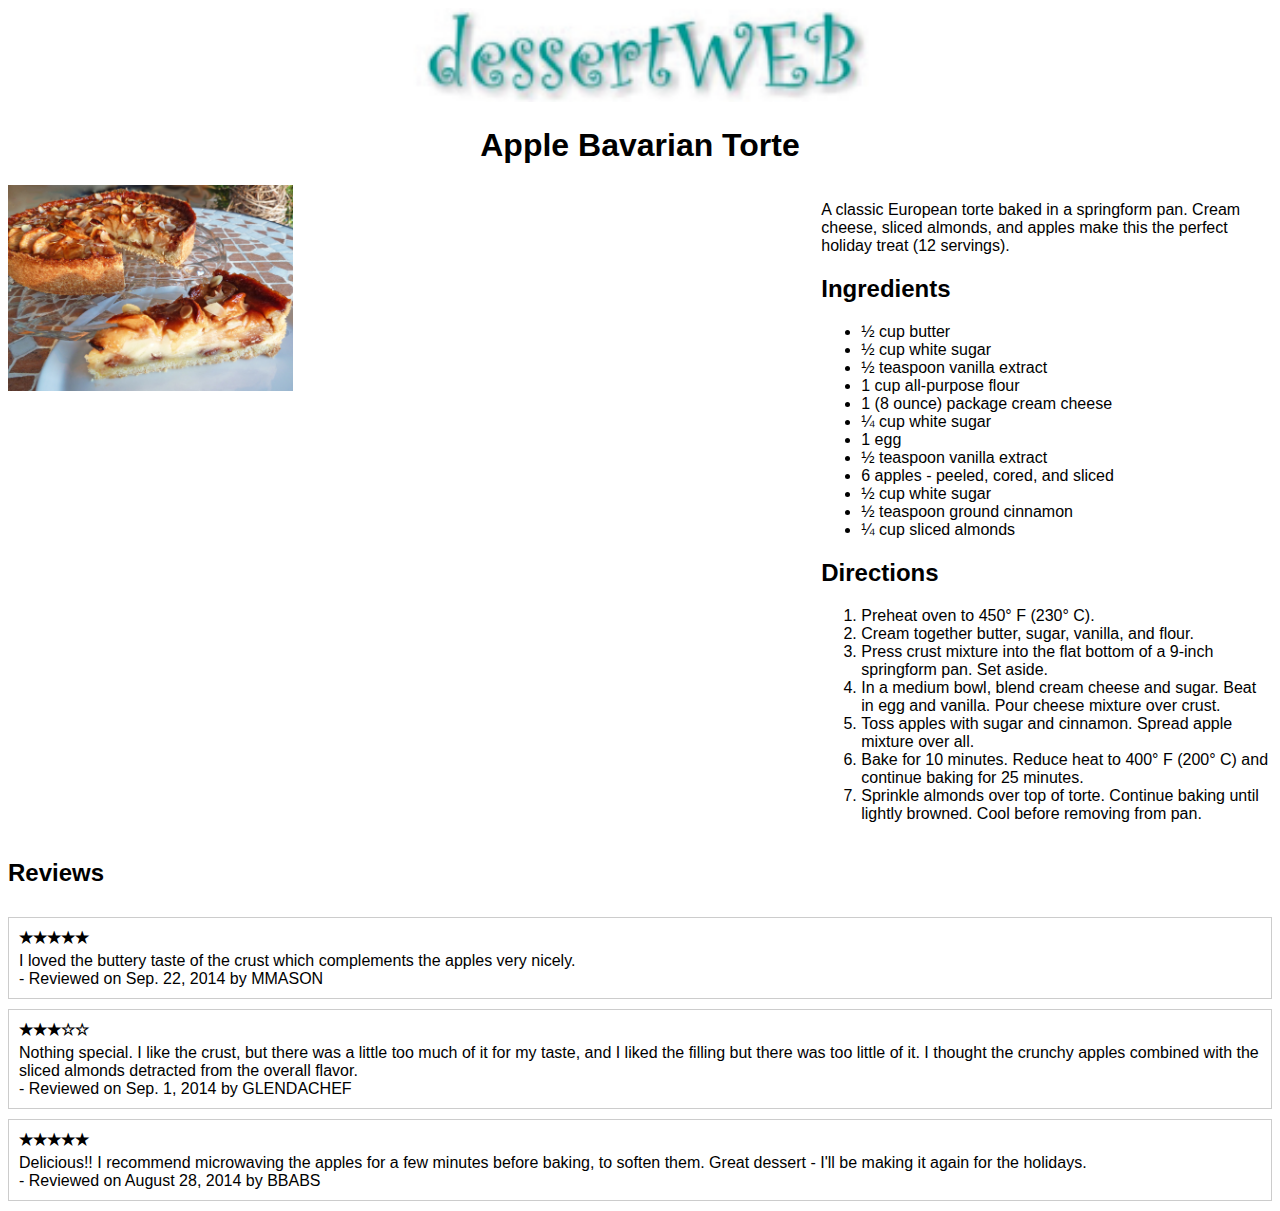
<file: index.html>
<!DOCTYPE html>
<html>
<head>
<style>
body {
  font-family: sans-serif;
}

h1 {
  text-align: center;
}

.container {
  display: flex;
  justify-content: space-between;
}

.image-container {
  margin-right: 100px;
}

.recipe-details {
  width: 60%;
}

.ingredients, .directions {
  margin-top: 20px;
}

.ingredients ul, .directions ul {
  list-style-type: disc;
  padding-left: 20px;
}

.reviews {
  margin-top: 30px;
}

.review {
  border: 1px solid #ccc;
  padding: 10px;
  margin-bottom: 10px;
}

.review-header {
  font-weight: bold;
}

.review-body {
  margin-top: 5px;
}
</style>
</head>
<body>

    <img src="dessertweb crop.png" alt="" width="100%">
<h1>Apple Bavarian Torte</h1>

<div class="container">
  <div class="image-container">
    <img src="Apple.jpg" alt="Apple Bavarian Torte" width="40%"> 
  </div>

  <div class="recipe-details">
    <p>A classic European torte baked in a springform pan. Cream cheese, sliced almonds, and apples make this the perfect holiday treat (12 servings).</p>

    <h2>Ingredients</h2>
    <ul class="ingredients">
      <li>½ cup butter</li>
      <li>½ cup white sugar</li>
      <li>½ teaspoon vanilla extract</li>
      <li>1 cup all-purpose flour</li>
      <li>1 (8 ounce) package cream cheese</li>
      <li>¼ cup white sugar</li>
      <li>1 egg</li>
      <li>½ teaspoon vanilla extract</li>
      <li>6 apples - peeled, cored, and sliced</li>
      <li>½ cup white sugar</li>
      <li>½ teaspoon ground cinnamon</li>
      <li>¼ cup sliced almonds</li>
    </ul>

    <h2>Directions</h2>
    <ol class="directions">
      <li>Preheat oven to 450° F (230° C).</li>
      <li>Cream together butter, sugar, vanilla, and flour.</li>
      <li>Press crust mixture into the flat bottom of a 9-inch springform pan. Set aside.</li>
      <li>In a medium bowl, blend cream cheese and sugar. Beat in egg and vanilla. Pour cheese mixture over crust.</li>
      <li>Toss apples with sugar and cinnamon. Spread apple mixture over all.</li>
      <li>Bake for 10 minutes. Reduce heat to 400° F (200° C) and continue baking for 25 minutes.</li>
      <li>Sprinkle almonds over top of torte. Continue baking until lightly browned. Cool before removing from pan.</li>
    </ol>
  </div>
</div>

<h2>Reviews</h2>

<div class="reviews">
  <div class="review">
    <div class="review-header">★★★★★</div>
    <div class="review-body">I loved the buttery taste of the crust which complements the apples very nicely.</div>
    <div class="review-footer">- Reviewed on Sep. 22, 2014 by MMASON</div>
  </div>

  <div class="review">
    <div class="review-header">★★★☆☆</div>
    <div class="review-body">Nothing special. I like the crust, but there was a little too much of it for my taste, and I liked the filling but there was too little of it. I thought the crunchy apples combined with the sliced almonds detracted from the overall flavor.</div>
    <div class="review-footer">- Reviewed on Sep. 1, 2014 by GLENDACHEF</div>
  </div>

  <div class="review">
    <div class="review-header">★★★★★</div>
    <div class="review-body">Delicious!! I recommend microwaving the apples for a few minutes before baking, to soften them. Great dessert - I'll be making it again for the holidays.</div>
    <div class="review-footer">- Reviewed on August 28, 2014 by BBABS</div>
  </div>
</div>

</body>
</html>
</file>
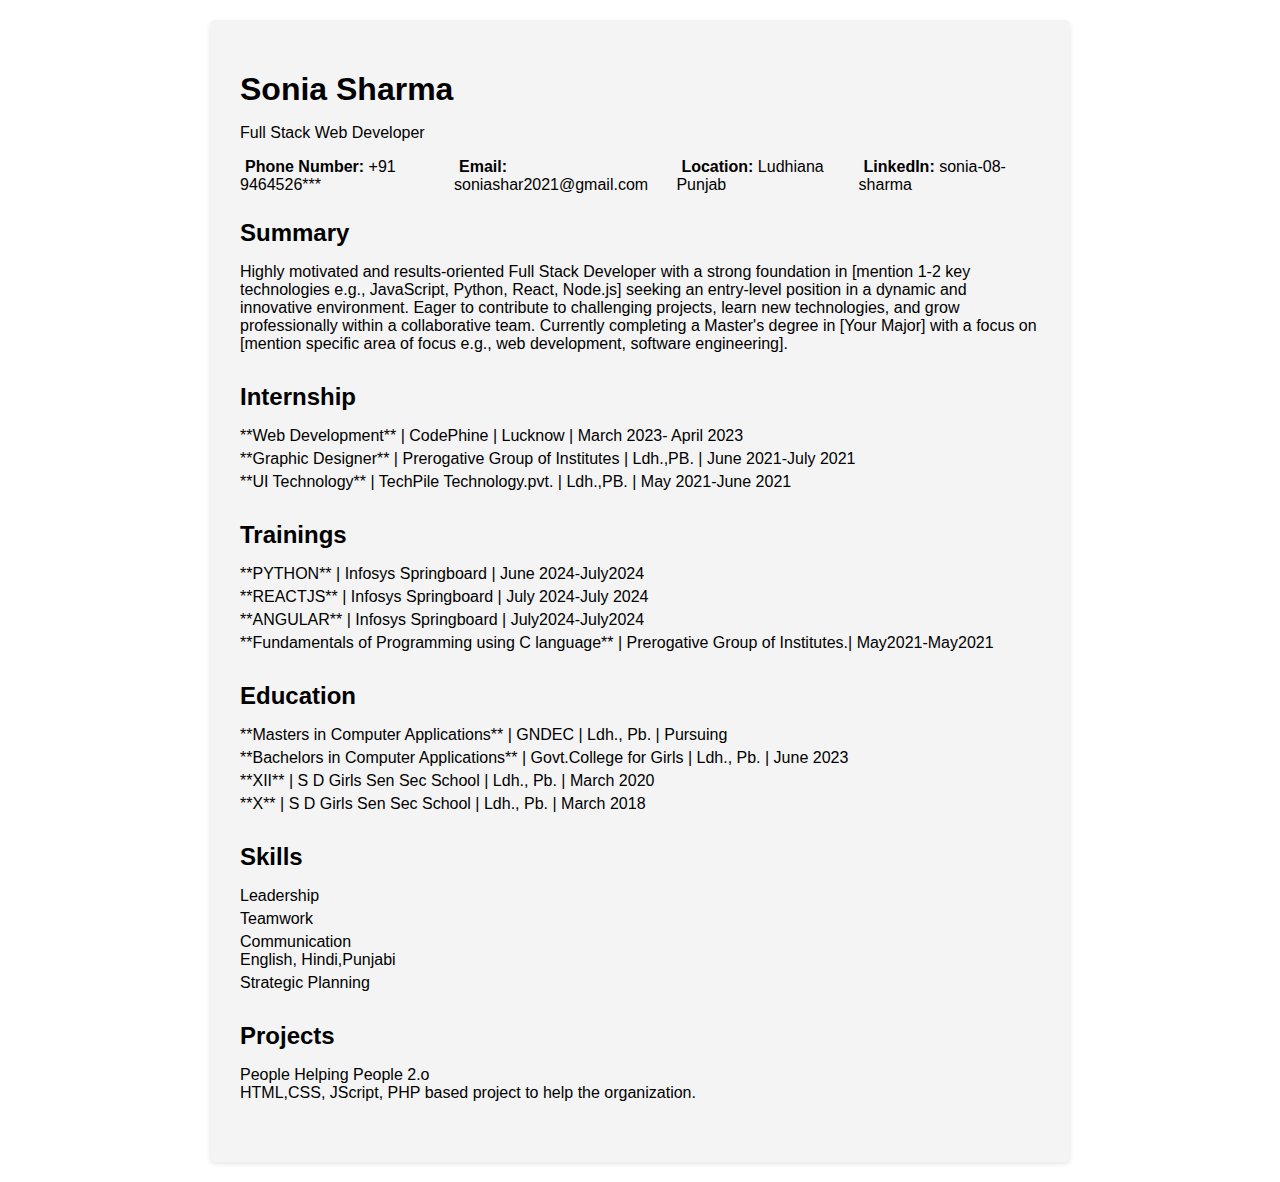
<file: Single-Page CV/index.html>
<!DOCTYPE html>
<html lang="en">
<head>
    <meta charset="UTF-8">
    <meta name="viewport" content="width=device-width, initial-scale=1.0">
    <title>Sonia Resume</title>
    <style>
        body {
            font-family: sans-serif;
            margin: 0;
            padding: 20px;
        }

        .container {
            max-width: 800px;
            margin: 0 auto;
            background-color: #f4f4f4;
            padding: 30px;
            border-radius: 5px;
            box-shadow: 0 2px 5px rgba(0, 0, 0, 0.1);
    
        }

        h1 {
            margin-bottom: 15px;
        }

        h2 {
            margin-top: 25px;
            margin-bottom: 10px;
        }

        .contact-info {
            display: flex;
            justify-content: space-between;
            margin-bottom: 20px;
        }

        .contact-item {
            margin-right: 20px;
        }

        .contact-item i {
            margin-right: 5px;
        }

        .section {
            margin-bottom: 30px;
        }

        ul {
            list-style: none;
            padding: 0;
        }

        li {
            margin-bottom: 5px;
        }
    </style>
</head>
<body>

    <div class="container">
        <h1>Sonia Sharma</h1>
        <p>Full Stack Web Developer</p>

        <div class="contact-info">
            <div class="contact-item">
                <i class="fas fa-phone"></i> 
                <span><b>Phone Number:</b> +91 9464526***</span>
            </div>
            <div class="contact-item">
                <i class="fas fa-envelope"></i> 
                <span><b>Email:</b> soniashar2021@gmail.com</span>
            </div>
            <div class="contact-item">
                <i class="fas fa-globe"></i> 
                <span><b>Location:</b></b> Ludhiana Punjab</span>
            </div>
            <div class="contact-item">
                <i class="fab fa-linkedin"></i> 
                <span><b>LinkedIn:</b> sonia-08-sharma</span>
            </div>
        </div>

        <div class="section">
            <h2>Summary</h2>
            <p>Highly motivated and results-oriented Full Stack Developer with a strong foundation in [mention 1-2 key technologies e.g., JavaScript, Python, React, Node.js] seeking an entry-level position in a dynamic and innovative environment. Eager to contribute to challenging projects, learn new technologies, and grow professionally within a collaborative team. Currently completing a Master's degree in [Your Major] with a focus on [mention specific area of focus e.g., web development, software engineering].</p>
        </div>

        <div class="section">
            <h2>Internship</h2>
            <ul>
                <li>
                    **Web Development** | CodePhine | Lucknow | March 2023- April 2023
                    
                </li>
                <li>
                    **Graphic Designer** | Prerogative Group of Institutes | Ldh.,PB. | June 2021-July 2021
                </li>
                <li>
                    **UI Technology** | TechPile Technology.pvt. | Ldh.,PB. | May 2021-June 2021
                </li>
            </ul>
        </div>
        <div class="section">
            <h2>Trainings</h2>
            <ul>
                <li>
                    **PYTHON** | Infosys Springboard | June 2024-July2024  
                </li>
                <li>
                    **REACTJS** | Infosys Springboard | July 2024-July 2024
                </li>
                <li>
                    **ANGULAR** | Infosys Springboard | July2024-July2024 
                </li>
                <li>
                    **Fundamentals of Programming
                    using C language** | Prerogative
                    Group of Institutes.| May2021-May2021 
                </li>
            </ul>
        </div>

        <div class="section">
            <h2>Education</h2>
            <ul>
                <li>**Masters in Computer Applications** | GNDEC | Ldh., Pb. | Pursuing</li>
                <li>**Bachelors in Computer Applications** | Govt.College for Girls | Ldh., Pb. | June 2023</li>
                <li>**XII** | S D Girls Sen Sec School | Ldh., Pb. | March 2020</li>
                <li>**X** | S D Girls Sen Sec School | Ldh., Pb. | March 2018</li>
            </ul>
        </div>

        <div class="section">
            <h2>Skills</h2>
            <ul>
                <li>Leadership </li>
                <li>Teamwork</li>
                <li>Communication<br>
                English, Hindi,Punjabi</li>
                <li>Strategic Planning</li>
            </ul>
        </div>

        <div class="section">
            <h2>Projects</h2>
            <ul>
                <li>People Helping People 2.o <br> HTML,CSS, JScript, PHP based project to help the organization.</li>
              </ul>
        </div>

    </div>

</body>
</html>
</file>
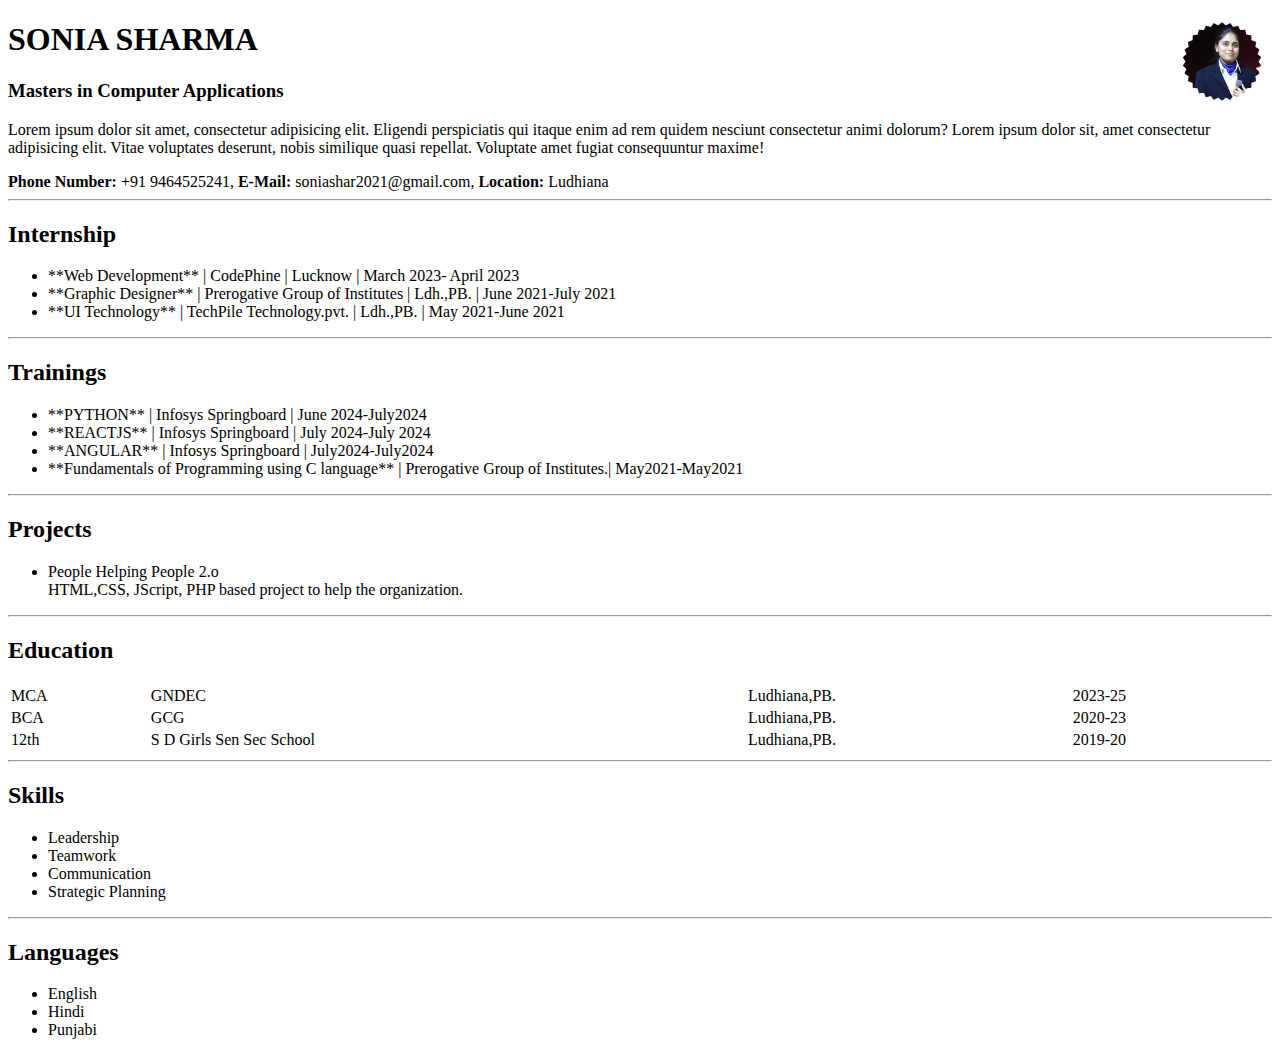
<file: HM/A1/index.html>
<!DOCTYPE html>
<html lang="en">
<head>
    <meta charset="UTF-8">
    <meta name="viewport" content="width=device-width, initial-scale=1.0">
    <title>Resume Sonia</title>
</head>
<body>

       <img src="111.jpg" alt="" style="float: right; width: 100px;" >

       <h1>SONIA SHARMA</h1> 
       <h3>Masters in Computer Applications</h3>
        <!-- <img src="111.jpg" alt="Sonia" width="250" height="200"> -->
   
        <p>Lorem ipsum dolor sit amet, consectetur adipisicing elit. Eligendi perspiciatis qui itaque enim ad rem quidem nesciunt consectetur animi dolorum? Lorem ipsum dolor sit, amet consectetur adipisicing elit. Vitae voluptates deserunt, nobis similique quasi repellat. Voluptate amet fugiat consequuntur maxime!</p>

       <span><b>Phone Number:</b> +91 9464525241,</span> 
        <span><b>E-Mail:</b> soniashar2021@gmail.com,</span>
        <span><b>Location:</b> Ludhiana</span>
<hr>
 
<h2>Internship</h2>
<ul>
    <li>
        **Web Development** | CodePhine | Lucknow | March 2023- April 2023
    </li>
    <li>
        **Graphic Designer** | Prerogative Group of Institutes | Ldh.,PB. | June 2021-July 2021
    </li>
    <li>
        **UI Technology** | TechPile Technology.pvt. | Ldh.,PB. | May 2021-June 2021
    </li>
</ul>

<hr>
<h2>Trainings</h2>
<ul>
    <li>
        **PYTHON** | Infosys Springboard | June 2024-July2024  
    </li>
    <li>
        **REACTJS** | Infosys Springboard | July 2024-July 2024
    </li>
    <li>
        **ANGULAR** | Infosys Springboard | July2024-July2024 
    </li>
    <li>
        **Fundamentals of Programming
        using C language** | Prerogative
        Group of Institutes.| May2021-May2021 
    </li>
</ul>

<hr>
<h2>Projects</h2>
            <ul>
                <li>People Helping People 2.o <br> HTML,CSS, JScript, PHP based project to help the organization.</li>
              </ul>

              <hr>
<h2>Education</h2>
            <!-- <ul>
                <li>**Masters in Computer Applications** | GNDEC | Ldh., Pb. | Pursuing</li>
                <li>**Bachelors in Computer Applications** | Govt.College for Girls | Ldh., Pb. | June 2023</li>
                <li>**XII** | S D Girls Sen Sec School | Ldh., Pb. | March 2020</li>
                <li>**X** | S D Girls Sen Sec School | Ldh., Pb. | March 2018</li>
            </ul> -->

            <table style="width: 100%;">

                <tr>
                    <td>MCA</td>
                    <td>GNDEC</td>
                    <td>Ludhiana,PB.</td>
                    <td>2023-25</td>
                </tr>
    
                <tr>
                    <td>BCA</td>
                    <td>GCG</td>
                    <td>Ludhiana,PB.</td>
                    <td>2020-23</td>
                </tr>

                <tr>
                    <td>12th</td>
                    <td>S D Girls Sen Sec School</td>
                    <td>Ludhiana,PB.</td>
                    <td>2019-20</td>
                </tr>

            </table>
            
            
<hr>
            <h2>Skills</h2>
            <ul>
                <li>Leadership </li>
                <li>Teamwork</li>
                <li>Communication<br></li>
                <li>Strategic Planning</li>
            </ul>

            <hr>
            <h2>Languages</h2>
            <ul>
                <li>English</li>
                <li>Hindi</li>
                <li>Punjabi<br></li>
            </ul>
</body>
</html>
</file>
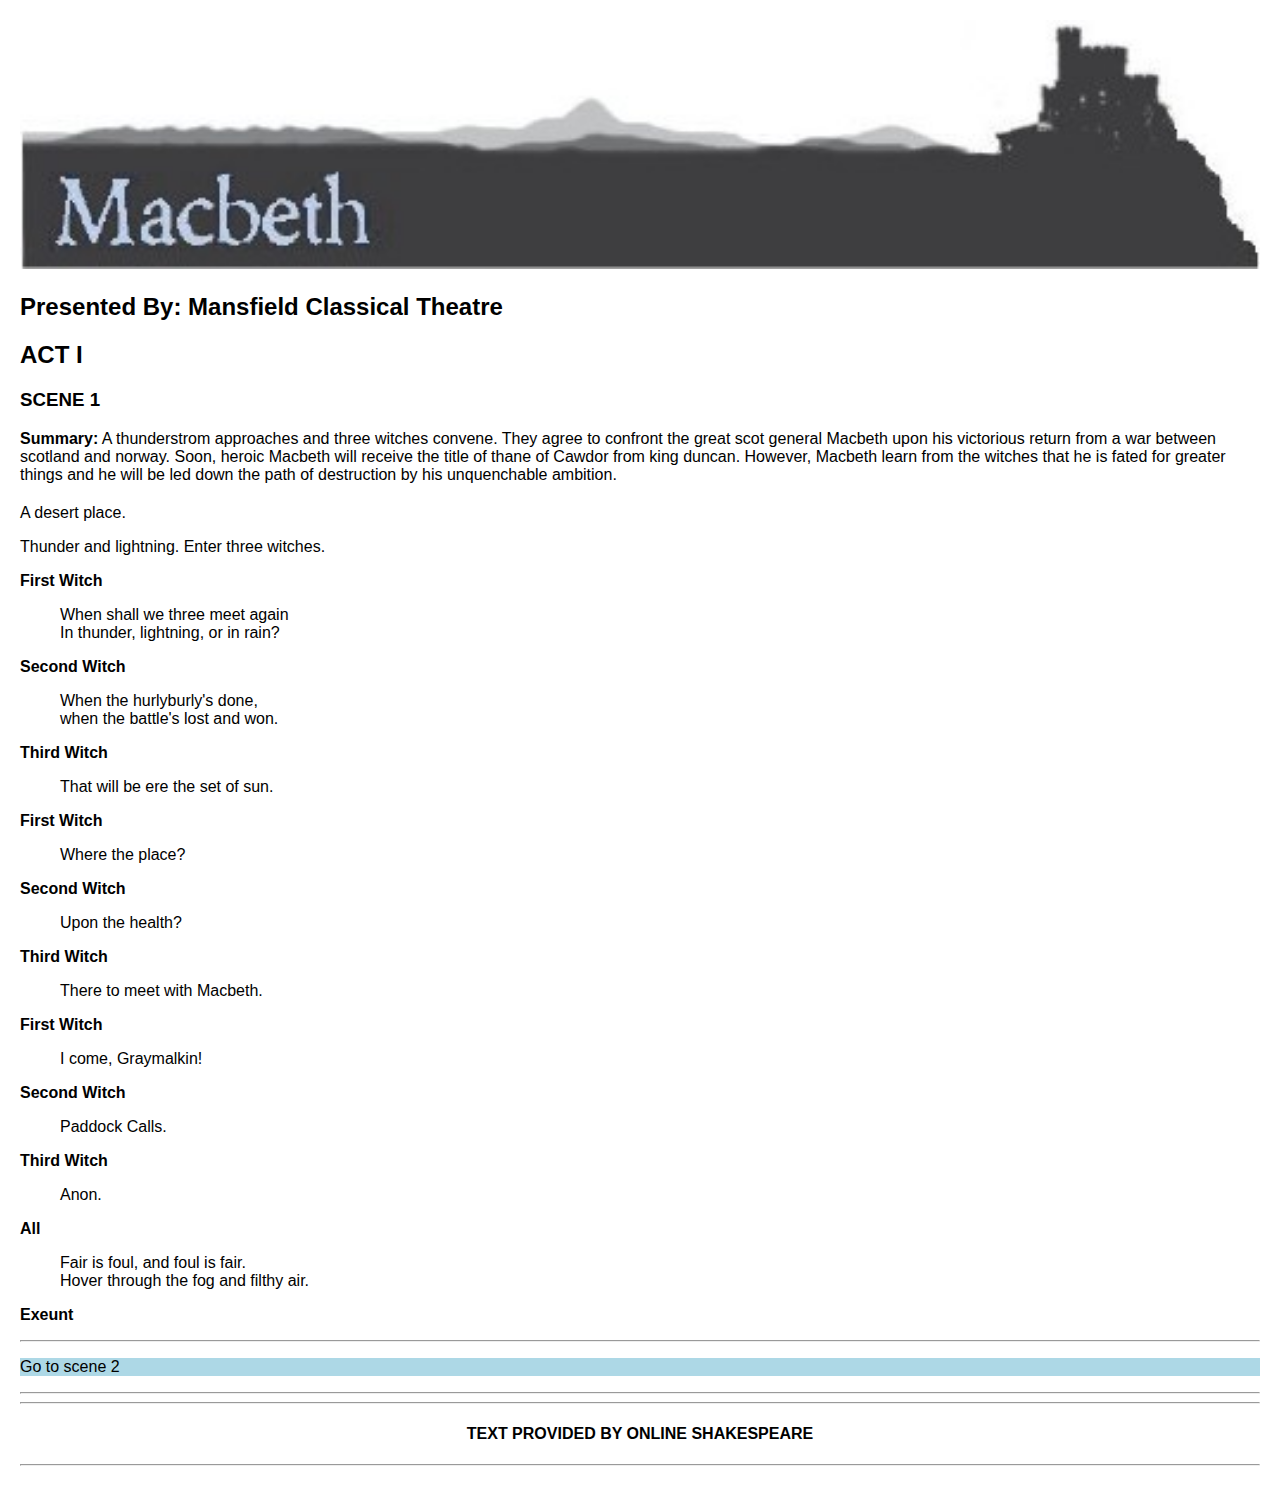
<file: HM/A2/index.html>
<!DOCTYPE html>
<html lang="en">
<head>
    <meta charset="UTF-8">
    <meta name="viewport" content="width=device-width, initial-scale=1.0">
    <title>Macbeth- ACT 1, Scene 1</title>
    <style>
        body {
            font-family: sans-serif;
            margin: 20px;
        }
        h1 {
            text-align: center;
        }
        .scene-summary {
            margin-bottom: 20px;
        }
        .stage-directions {
            font-weight: bold;
            margin-right: 5px;
        }

        .speaker {
            font-weight: bold;
        }
    </style>
</head>
<body>
    <img src="img1.jpg" alt="" width="100%">
    <!-- <h1>Macbeth</h1> -->
    <!-- <p><b> Presented By: Mansfield Classical Theatre </b> </p> -->

    <h2>Presented By: Mansfield Classical Theatre</h2>
    <h2>ACT I</h2>
    <h3>SCENE 1</h3>

    <div class="scene-summary">
       <p><b>Summary:</b> A thunderstrom approaches and three witches convene. They agree to confront the great scot general Macbeth upon his victorious return from a war  between scotland and norway. Soon, heroic Macbeth will receive the title of thane of Cawdor from king duncan. However, Macbeth learn from the witches that he is fated for greater things and he will be led down the path of destruction by his unquenchable ambition.</p> 
    </div>

    <p>A desert place.</p>
    <p> Thunder and lightning. Enter three witches.</p>

   <dt> <p><span class="speaker"> First Witch</span><br></dt>
       <dd> When shall we three meet again <br> In thunder, lightning, or in rain?</p></dd> 

    <dt><p><span class="speaker">Second Witch</span></dt>
       <dd> When the hurlyburly's done, <br> when the battle's lost and won.</p></dd>

    <dt><p><span class="speaker">Third Witch</span> </dt>
        <dd>That will be ere the set of sun.</p></dd>

    <dt><p><span class="speaker">First Witch</span> </dt>
         <dd>Where the place?</p></dd>

   <dt> <p><span class="speaker">Second Witch</span> </dt>
        <dd>Upon the health?</p></dd>

   <dt> <p><span class="speaker">Third  Witch</span> </dt>
         <dd>There to meet with Macbeth.</p></dd>

    <dt><p><span class="speaker">First  Witch</span> </dt>
        <dd> I come, Graymalkin!</p></dd>

    <dt><p><span class="speaker">Second  Witch</span></dt>
         <dd> Paddock Calls.</p></dd>

  <dt>  <p><span class="speaker">Third  Witch</span></dt>
        <dd> Anon.</p></dd>

   <dt> <p><span class="speaker">All</span></dt>
   <dd> Fair is foul, and foul is fair. <br>
    Hover through the fog and filthy air.</p></dd>

<p class="stage-directions">Exeunt</p>
<hr>
<p style="background-color: lightblue;"> Go to scene 2</p>
<hr>

<hr>
 
<h4 style="text-align: center;" >TEXT PROVIDED BY ONLINE SHAKESPEARE</h4>
<hr>

</body>
</html>
</file>
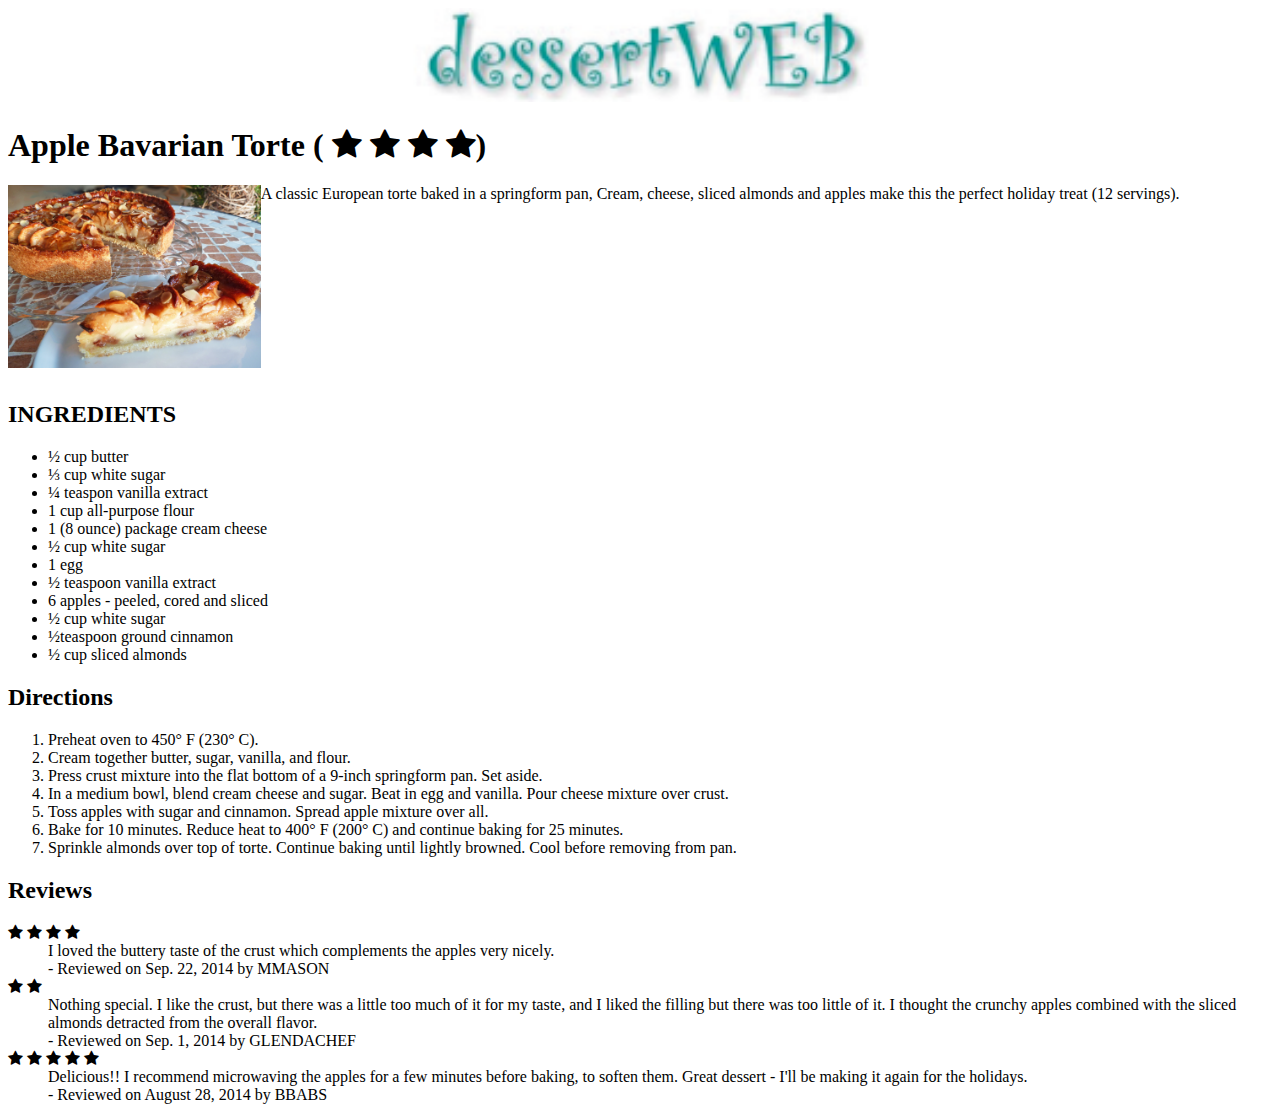
<file: HM/A3Dessertweb/index.html>
<!DOCTYPE html>
<html lang="en">
<head>
    <meta charset="UTF-8">
    <meta name="viewport" content="width=device-width, initial-scale=1.0">
    <title>dessertWEB</title>
    <link rel="stylesheet" href="https://cdnjs.cloudflare.com/ajax/libs/font-awesome/4.7.0/css/font-awesome.min.css">

</head>

<body>
    <img src="dessertweb crop.png" alt="" width="100%">
    <h1>Apple Bavarian Torte ( <span class="fa fa-star checked"></span>
        <span class="fa fa-star checked"></span>
        <span class="fa fa-star checked"></span>
        <span class="fa fa-star checked"></span>) </h1>

         <!-- <div class="container"></div> -->

        <!-- <div class="image-container"></div> -->

       <span><p> <img src="Apple.jpg"  style=" float: left;" width="20%">A classic European torte baked in a springform pan, Cream, cheese, sliced almonds and apples make this the perfect holiday treat (12 servings).</p></span> 
        </div>

<br> <br> <br> <br><br><br> <br> <br> <br>

        <h2>INGREDIENTS</h2>
        <ul>
            <li>&frac12; cup butter</li>
            <li>&frac13; cup white sugar</li>
            <li>&frac14; teaspon vanilla extract</li>
            <li>1 cup all-purpose flour </li>
            <li>1  (8 ounce) package cream cheese </li>
            <li>&frac12; cup white sugar </li>
            <li>1 egg</li>
            <li>&frac12; teaspoon vanilla extract</li>
            <li>6 apples - peeled, cored and sliced</li>
            <li>&frac12; cup white sugar</li>
            <li>&frac12;teaspoon ground cinnamon</li>
            <li>&frac12; cup sliced almonds</li>
        </ul>

        <h2>Directions</h2>
    <ol>
      <li>Preheat oven to 450° F (230° C).</li>
      <li>Cream together butter, sugar, vanilla, and flour.</li>
      <li>Press crust mixture into the flat bottom of a 9-inch springform pan. Set aside.</li>
      <li>In a medium bowl, blend cream cheese and sugar. Beat in egg and vanilla. Pour cheese mixture over crust.</li>
      <li>Toss apples with sugar and cinnamon. Spread apple mixture over all.</li>
      <li>Bake for 10 minutes. Reduce heat to 400° F (200° C) and continue baking for 25 minutes.</li>
      <li>Sprinkle almonds over top of torte. Continue baking until lightly browned. Cool before removing from pan.</li>
    </ol>

    <h2>Reviews</h2>

    <dl>
      <span class="fa fa-star checked "></span>
      <span class="fa fa-star checked "></span>
      <span class="fa fa-star checked "></span>
      <span class="fa fa-star checked "></span>

      
        <dd>I loved the buttery taste of the crust which complements the apples very nicely. <br>
            - Reviewed on Sep. 22, 2014 by MMASON
        </dd>

        <span class="fa fa-star checked "></span>
        <span class="fa fa-star checked "></span>

        <dd>Nothing special. I like the crust, but there was a little too much of it for my taste, and I liked the filling but there was too little of it. I thought the crunchy apples combined with the sliced almonds detracted from the overall flavor.
        <br>
            - Reviewed on Sep. 1, 2014 by GLENDACHEF
        </dd>
        <span class="fa fa-star checked "></span>
        <span class="fa fa-star checked "></span>
        <span class="fa fa-star checked "></span>
        <span class="fa fa-star checked "></span>
        <span class="fa fa-star checked "></span>

    <dd>Delicious!! I recommend microwaving the apples for a few minutes before baking, to soften them. Great dessert - I'll be making it again for the holidays. <br>
        - Reviewed on August 28, 2014 by BBABS
    </dd>

      </dl>


</body>
</html>
</file>
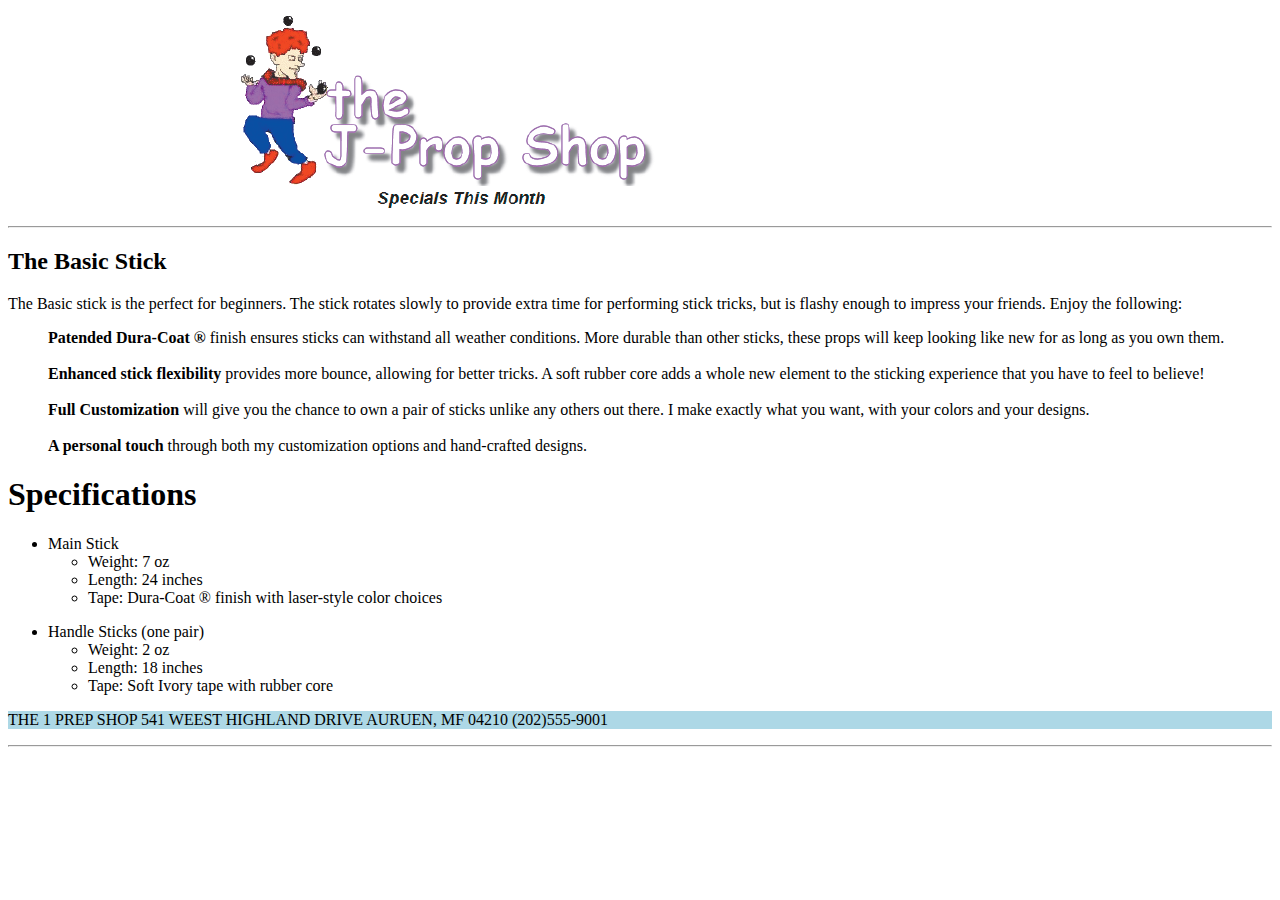
<file: HM/A4J-PropShop/index.html>
<!DOCTYPE html>
<html lang="en">
<head>
    <meta charset="UTF-8">
    <meta name="viewport" content="width=device-width, initial-scale=1.0">
    <title>the J-Prop Shop</title>
</head>
<body>
    <img src="jprop logo.png" alt=""> <hr>
    <h2>The Basic Stick</h2>
    <p>The Basic stick is the perfect for beginners. The stick rotates slowly to provide extra time for performing stick tricks, but is flashy enough to impress your friends. Enjoy the following:</p>

    <dl>
        <dd> <b>Patended Dura-Coat &reg;</b> finish ensures sticks can withstand all weather conditions. More durable than other sticks, these props will keep looking like new for as long as you own them. </dd>
<br>
        <dd> <b>Enhanced stick flexibility</b> provides more bounce, allowing for better tricks. A soft rubber core adds a whole new element to the sticking experience that you have to feel to believe! </dd>
        <br>
        <dd> <b>Full Customization</b> will give you the chance to own a pair of sticks unlike any others out there. I make exactly what you want, with your colors and your designs. </dd>
        <br>
        <dd> <b>A personal touch</b> through both my customization options and hand-crafted designs.</dd>
    </dl>

    <h1>Specifications</h1>
    <ul>
        <li>Main Stick</li>
        <ul>
            <li>Weight: 7 oz</li>
            <li>Length: 24 inches</li>
            <li>Tape: Dura-Coat &reg; finish with laser-style color choices</li>
        </ul>
    </ul>

    <ul>
        <li>Handle Sticks (one pair)</li>
        <ul><li>Weight: 2 oz</li>
            <li>Length: 18 inches</li>
            <li>Tape: Soft Ivory tape with rubber core </li></ul>
    </ul>
    <div>
        <p style="background-color: lightblue;">THE 1 PREP SHOP 541 WEEST HIGHLAND DRIVE AURUEN, MF 04210 
            (202)555-9001 <hr>
        </p>
    </div>
</body>
</html>
</file>
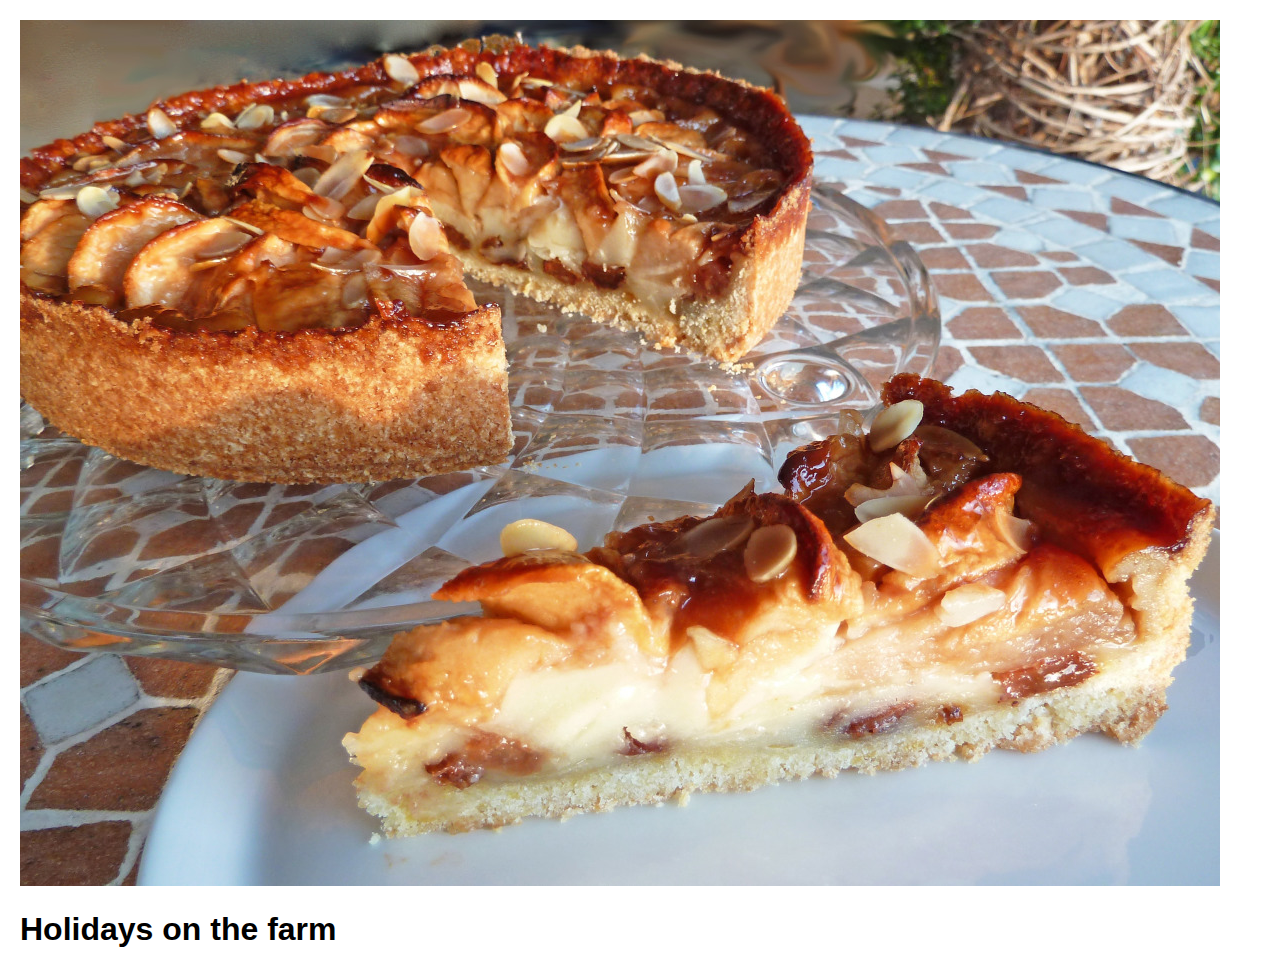
<file: HM/A5/index.html>
<!DOCTYPE html>
<html lang="en">
<head>
    <meta charset="UTF-8">
    <meta name="viewport" content="width=device-width, initial-scale=1.0">
    <title>Assignment 5</title>
    <link rel="stylesheet" href="style.css">
</head>
<body>

   <div class="image-container img">
    <img src="images/Apple.jpg" alt="image">
    </div> 
    <div class="container">
        <h1>Holidays on the farm</h1>
        <p></p>
    </div>
</body>
</html>
</file>
<file: HM/A5/style.css>
body {
    font-family: sans-serif;
    margin: 20px;
}

.image-container img {
    max-width: 100%;
    height: auto;
}
</file>
